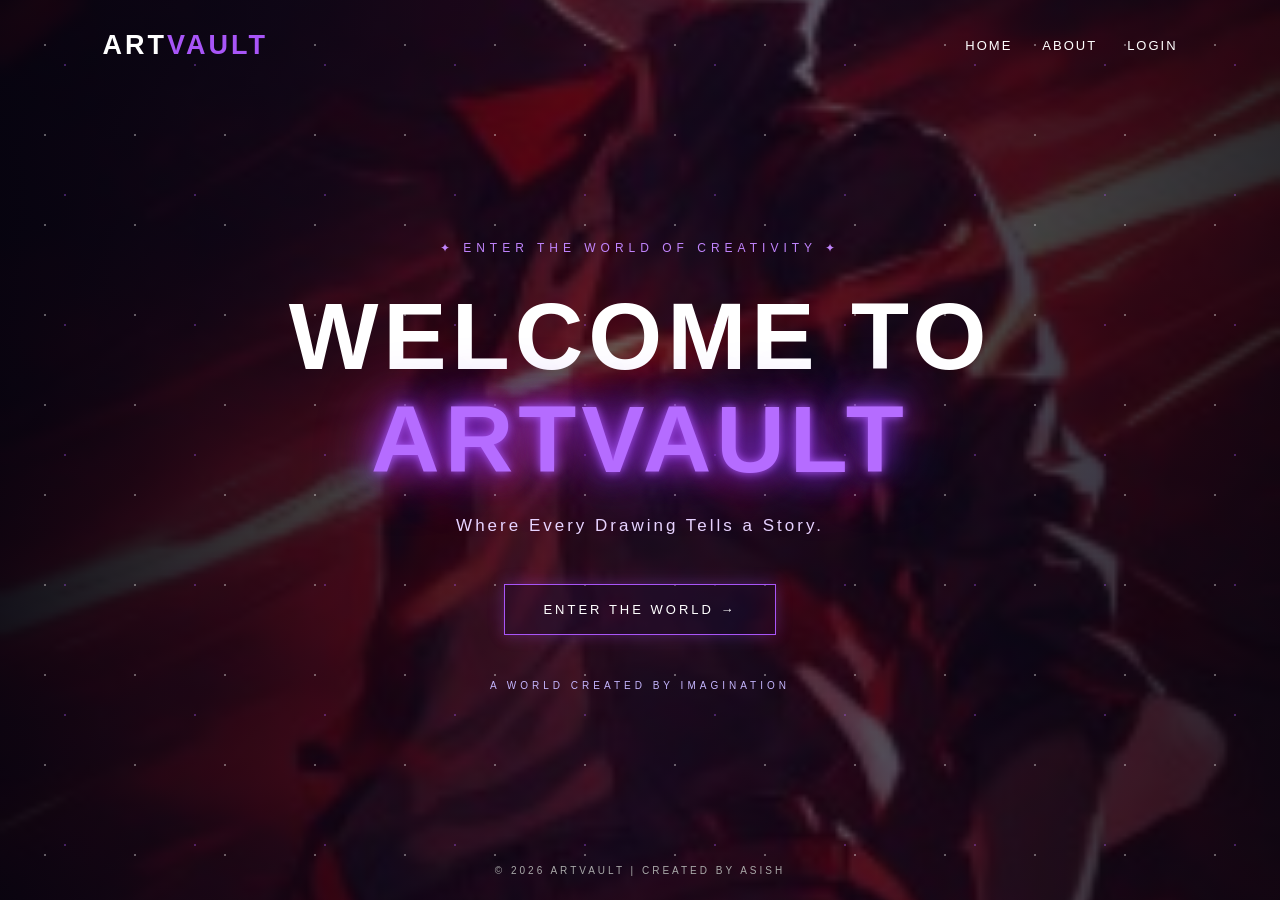
<file: index.html>
<!DOCTYPE html>
<html lang="en">
<head>
  <meta name="google-site-verification" content="eilI9ix3MF9v2p4Cs0VPL_4UHY-WvQnh3Bu7SdAvdw8" />
  <meta charset="UTF-8">
  <meta name="viewport" content="width=device-width, initial-scale=1.0">
  <meta name="description" content="Welcome to ARTVAULT — an anime-inspired art community.">
  <title>ArtVault | Welcome to ARTVAULT</title>
  <link rel="stylesheet" href="style.css">
</head>
<body>
  <main class="main">
    <div class="background" aria-hidden="true"></div>
    <div class="particles" aria-hidden="true"></div>

    <nav class="navbar">
      <a class="logo" href="#home">ART<span>VAULT</span></a>

      <div class="nav-links">
        <a href="#home">HOME</a>
        <a href="#about">ABOUT</a>
        <a href="login.html">LOGIN</a>
      </div>
    </nav>

    <section class="hero" id="home">
      <div id="welcomeScreen">
        <p class="small-title">✦ ENTER THE WORLD OF CREATIVITY ✦</p>

        <h1 class="welcome">WELCOME TO<br><span>ARTVAULT</span></h1>

        <p class="subtitle">Where Every Drawing Tells a Story.</p>

        <button class="enter-button" id="enterButton" type="button">
          ENTER THE WORLD <span aria-hidden="true">→</span>
        </button>

        <p class="bottom-text">A WORLD CREATED BY IMAGINATION</p>
      </div>

      <div class="entered-content hidden" id="enteredScreen">
        <h2>YOUR STORY<br><span>BEGINS HERE</span></h2>

        <p>Welcome to the ArtVault community.</p>

        <div class="action-buttons">
          <a href="register.html">CREATE ACCOUNT</a>
          <a href="login.html">LOGIN</a>
        </div>
      </div>
    </section>

    <footer>© 2026 ARTVAULT | CREATED BY ASISH</footer>
  </main>

  <script src="script.js"></script>
</body>
</html>
</file>
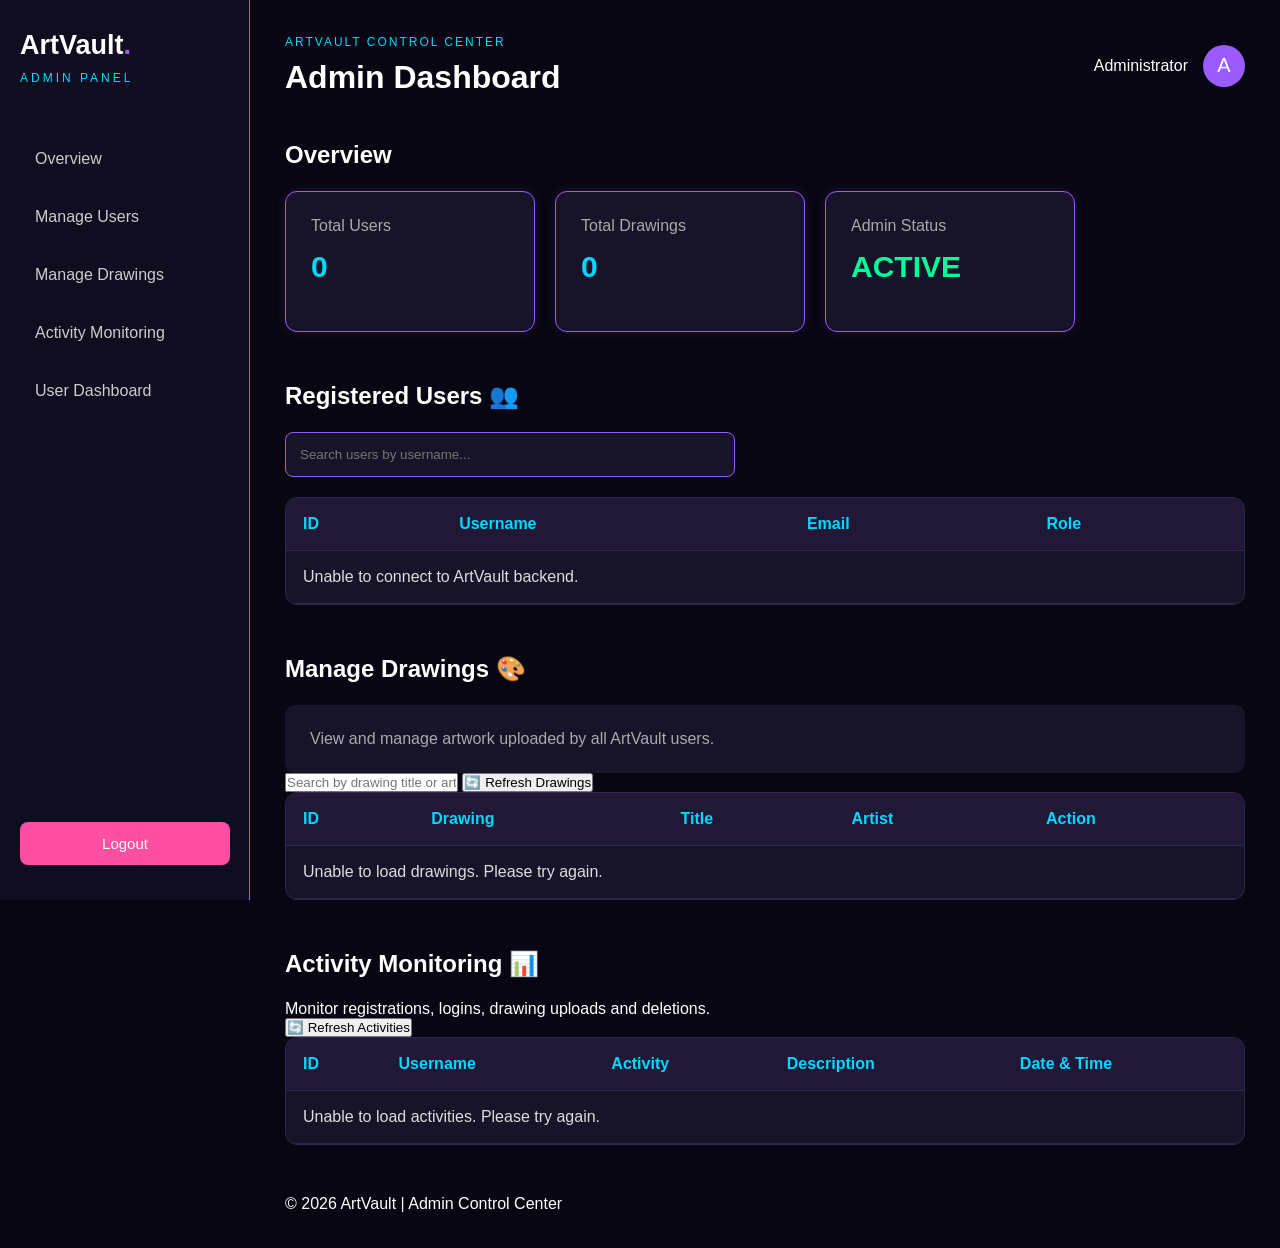
<file: admin.html>
<!DOCTYPE html>
<html lang="en">

<head>
    <meta charset="UTF-8">
    <meta name="viewport" content="width=device-width, initial-scale=1.0">

    <title>ArtVault | Admin Panel</title>

    <link rel="stylesheet" href="admin.css">
</head>

<body>

    <!-- SIDEBAR -->
    <aside class="sidebar">

        <h2>ArtVault<span>.</span></h2>

        <p class="admin-label">ADMIN PANEL</p>

        <nav>
            <a href="#overview">Overview</a>
            <a href="#users">Manage Users</a>
            <a href="#drawings">Manage Drawings</a>
            <a href="#activities">Activity Monitoring</a>
            <a href="dashboard.html">User Dashboard</a>
        </nav>

        <button id="logoutButton">Logout</button>

    </aside>


    <!-- MAIN CONTENT -->
    <main class="main-content">

        <!-- TOPBAR -->
        <header class="topbar">

            <div>
                <p>ARTVAULT CONTROL CENTER</p>
                <h1>Admin Dashboard</h1>
            </div>

            <div class="admin-profile">
                <span>Administrator</span>
                <div class="avatar">A</div>
            </div>

        </header>


        <!-- OVERVIEW -->
        <section id="overview">

            <h2>Overview</h2>

            <div class="stats-container">

                <div class="stat-card">
                    <p>Total Users</p>
                    <h2 id="totalUsers">0</h2>
                </div>

                <div class="stat-card">
                    <p>Total Drawings</p>
                    <h2 id="totalDrawings">0</h2>
                </div>

                <div class="stat-card">
                    <p>Admin Status</p>
                    <h2 class="status">ACTIVE</h2>
                </div>

            </div>

        </section>


        <!-- MANAGE USERS -->
        <section id="users">

            <h2>Registered Users 👥</h2>

            <input
                type="text"
                id="userSearch"
                placeholder="Search users by username..."
            >

            <div class="table-container">

                <table>

                    <thead>
                        <tr>
                            <th>ID</th>
                            <th>Username</th>
                            <th>Email</th>
                            <th>Role</th>
                        </tr>
                    </thead>

                    <tbody id="usersTable">

                        <tr>
                            <td colspan="4">Loading users...</td>
                        </tr>

                    </tbody>

                </table>

            </div>

        </section>


        <!-- MANAGE DRAWINGS -->
        <section id="drawings">

            <h2>Manage Drawings 🎨</h2>

            <p>View and manage artwork uploaded by all ArtVault users.</p>

            <div class="drawing-controls">

                <input
                    type="text"
                    id="drawingSearch"
                    placeholder="Search by drawing title or artist..."
                >

                <button type="button" id="refreshDrawings">
                    🔄 Refresh Drawings
                </button>

            </div>

            <div class="table-container">

                <table>

                    <thead>
                        <tr>
                            <th>ID</th>
                            <th>Drawing</th>
                            <th>Title</th>
                            <th>Artist</th>
                            <th>Action</th>
                        </tr>
                    </thead>

                    <tbody id="drawingsTable">

                        <tr>
                            <td colspan="5">Loading drawings...</td>
                        </tr>

                    </tbody>

                </table>

            </div>

        </section>


        <!-- ACTIVITY MONITORING -->
        <section id="activities">

            <h2>Activity Monitoring 📊</h2>

            <p>Monitor registrations, logins, drawing uploads and deletions.</p>

            <div class="drawing-controls">

                <button type="button" id="refreshActivities">
                    🔄 Refresh Activities
                </button>

            </div>

            <div class="table-container">

                <table>

                    <thead>
                        <tr>
                            <th>ID</th>
                            <th>Username</th>
                            <th>Activity</th>
                            <th>Description</th>
                            <th>Date & Time</th>
                        </tr>
                    </thead>

                    <tbody id="activitiesTable">

                        <tr>
                            <td colspan="5">Loading activities...</td>
                        </tr>

                    </tbody>

                </table>

            </div>

        </section>


        <!-- FOOTER -->
        <footer>
            © 2026 ArtVault | Admin Control Center
        </footer>

    </main>


    <script src="admin.js"></script>

</body>

</html>
</file>
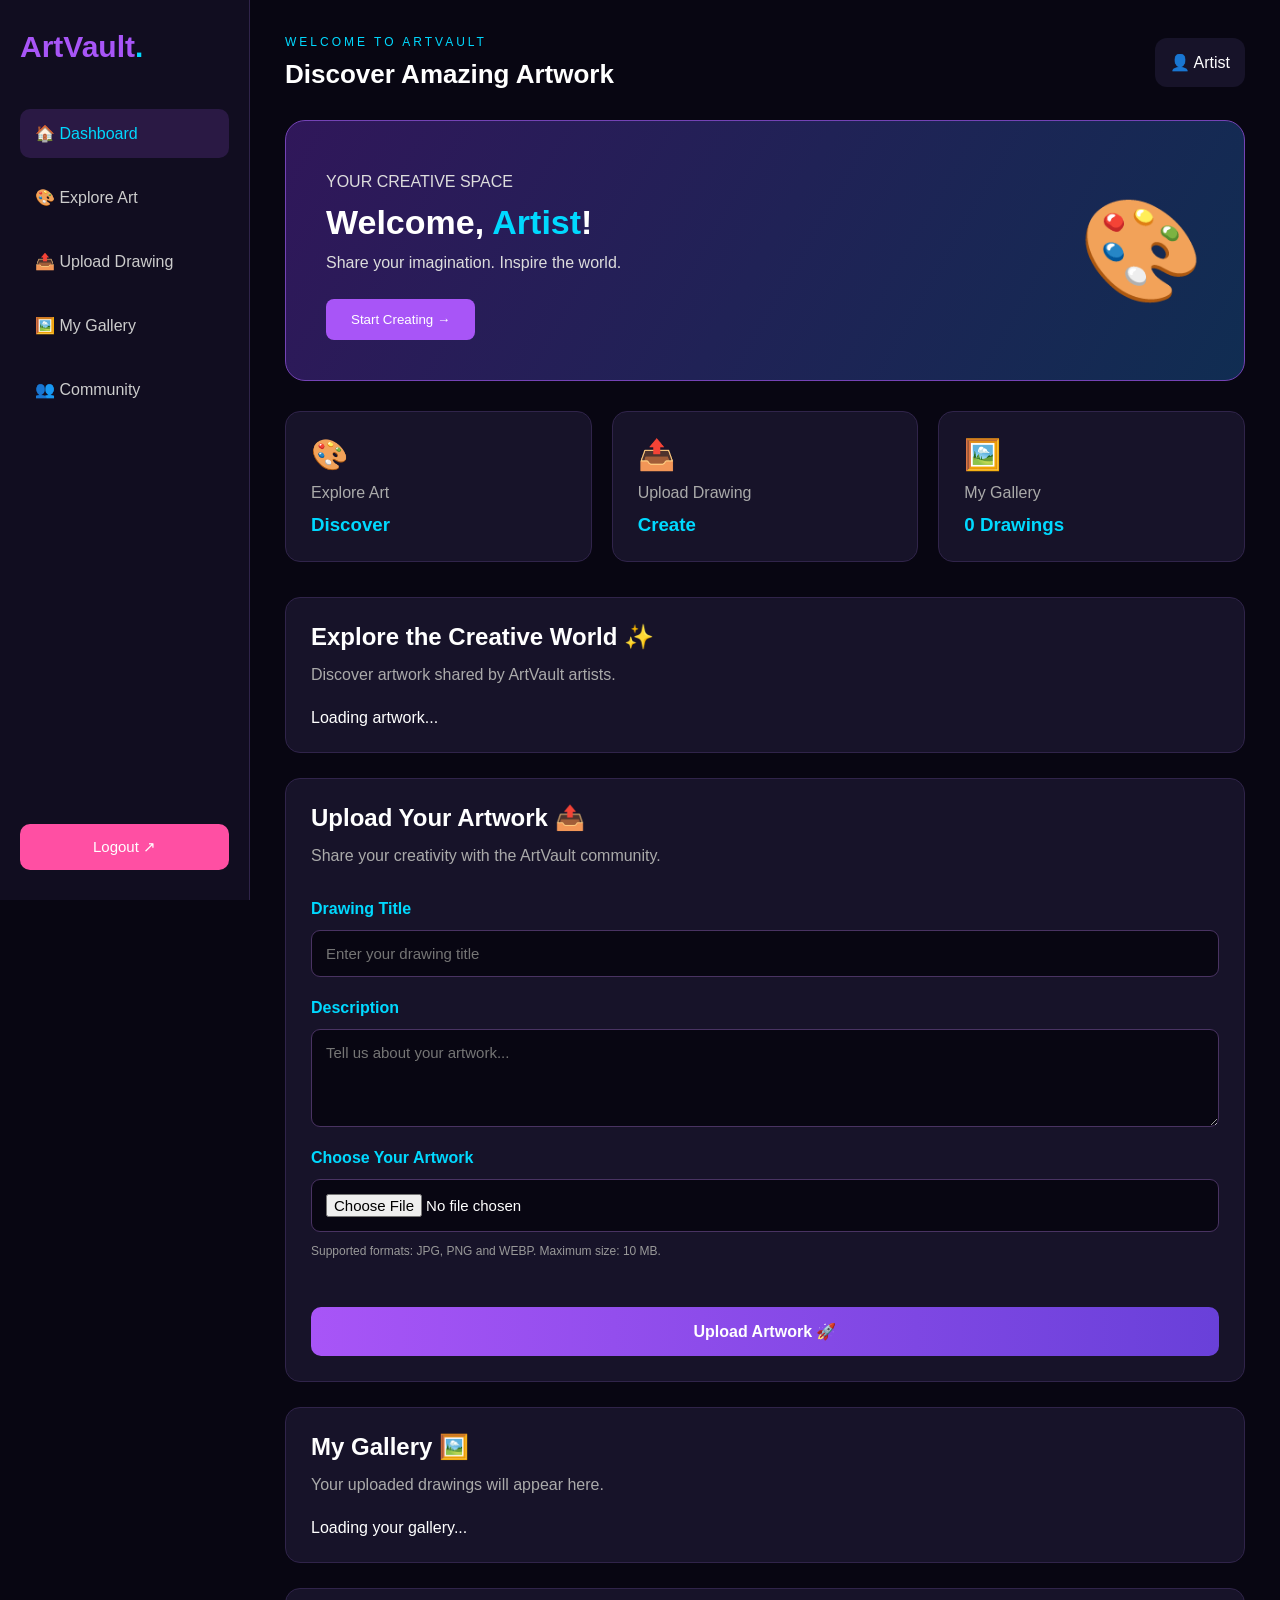
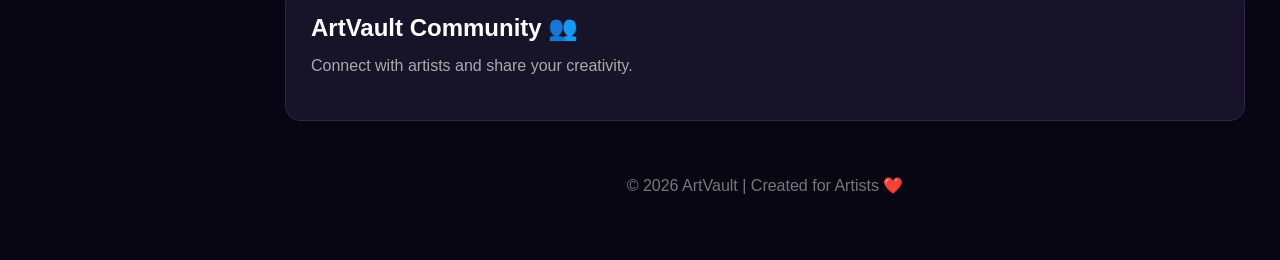
<file: dashboard.html>
<!DOCTYPE html>
<html lang="en">

<head>
    <meta charset="UTF-8">
    <meta name="viewport" content="width=device-width, initial-scale=1.0">

    <title>ArtVault | Dashboard</title>

    <link rel="stylesheet" href="dashboard.css">
</head>

<body>

    <!-- SIDEBAR -->
    <aside class="sidebar">

        <h1 class="logo">ArtVault<span>.</span></h1>

        <nav>
            <a href="#dashboard" class="active">🏠 Dashboard</a>
            <a href="#explore">🎨 Explore Art</a>
            <a href="#upload">📤 Upload Drawing</a>
            <a href="#gallery">🖼️ My Gallery</a>
            <a href="#community">👥 Community</a>
        </nav>

        <!-- ADMIN PANEL BUTTON: ONLY VISIBLE TO ADMIN -->
        <button
            id="adminPanelButton"
            class="admin-panel-button"
            style="display: none;"
            type="button">
            👑 Admin Panel
        </button>

        <!-- LOGOUT BUTTON -->
        <button id="logoutButton" class="logout" type="button">
            Logout ↗
        </button>

    </aside>


    <!-- MAIN CONTENT -->
    <main class="main-content">

        <!-- TOPBAR -->
        <header class="topbar">

            <div>
                <p class="small-heading">WELCOME TO ARTVAULT</p>
                <h2>Discover Amazing Artwork</h2>
            </div>

            <div class="profile">
                👤 <span id="profileUsername">Artist</span>
            </div>

        </header>


        <!-- WELCOME SECTION -->
        <section id="dashboard" class="welcome-card">

            <div>

                <p>YOUR CREATIVE SPACE</p>

                <h1>
                    Welcome,
                    <span id="username">Artist</span>!
                </h1>

                <p>
                    Share your imagination. Inspire the world.
                </p>

                <button onclick="document.getElementById('upload').scrollIntoView({behavior:'smooth'})">
                    Start Creating →
                </button>

            </div>

            <div class="welcome-art">
                🎨
            </div>

        </section>


        <!-- STATISTICS -->
        <section class="stats">

            <div class="stat-card">
                <h2>🎨</h2>
                <p>Explore Art</p>
                <h3>Discover</h3>
            </div>

            <div class="stat-card">
                <h2>📤</h2>
                <p>Upload Drawing</p>
                <h3>Create</h3>
            </div>

            <div class="stat-card">
                <h2>🖼️</h2>
                <p>My Gallery</p>
                <h3 id="galleryCount">0 Drawings</h3>
            </div>

        </section>


        <!-- EXPLORE ART -->
        <section id="explore" class="content-section">

            <h2>Explore the Creative World ✨</h2>

            <p>Discover artwork shared by ArtVault artists.</p>

            <div id="exploreGallery" class="art-grid">

                <p>Loading artwork...</p>

            </div>

        </section>


        <!-- UPLOAD DRAWING -->
        <section id="upload" class="content-section">

            <h2>Upload Your Artwork 📤</h2>

            <p>Share your creativity with the ArtVault community.</p>

            <form id="uploadForm" enctype="multipart/form-data">

                <label for="drawingTitle">
                    Drawing Title
                </label>

                <input
                    type="text"
                    id="drawingTitle"
                    name="title"
                    placeholder="Enter your drawing title"
                    maxlength="150"
                    required
                >

                <label for="drawingDescription">
                    Description
                </label>

                <textarea
                    id="drawingDescription"
                    name="description"
                    placeholder="Tell us about your artwork..."
                    rows="4"
                    maxlength="1000"
                ></textarea>

                <label for="drawingFile">
                    Choose Your Artwork
                </label>

                <input
                    type="file"
                    id="drawingFile"
                    name="file"
                    accept="image/jpeg,image/png,image/webp"
                    required
                >

                <p class="file-info">
                    Supported formats: JPG, PNG and WEBP.
                    Maximum size: 10 MB.
                </p>

                <p id="uploadMessage"></p>

                <button type="submit" id="uploadButton">
                    Upload Artwork 🚀
                </button>

            </form>

        </section>


        <!-- MY GALLERY -->
        <section id="gallery" class="content-section">

            <h2>My Gallery 🖼️</h2>

            <p>Your uploaded drawings will appear here.</p>

            <div id="myGallery" class="art-grid">

                <p>Loading your gallery...</p>

            </div>

        </section>


        <!-- COMMUNITY -->
        <section id="community" class="content-section">

            <h2>ArtVault Community 👥</h2>

            <p>
                Connect with artists and share your creativity.
            </p>

        </section>


        <!-- FOOTER -->
        <footer>

            © 2026 ArtVault | Created for Artists ❤️

        </footer>

    </main>


    <script src="dashboard.js"></script>

</body>

</html>
</file>
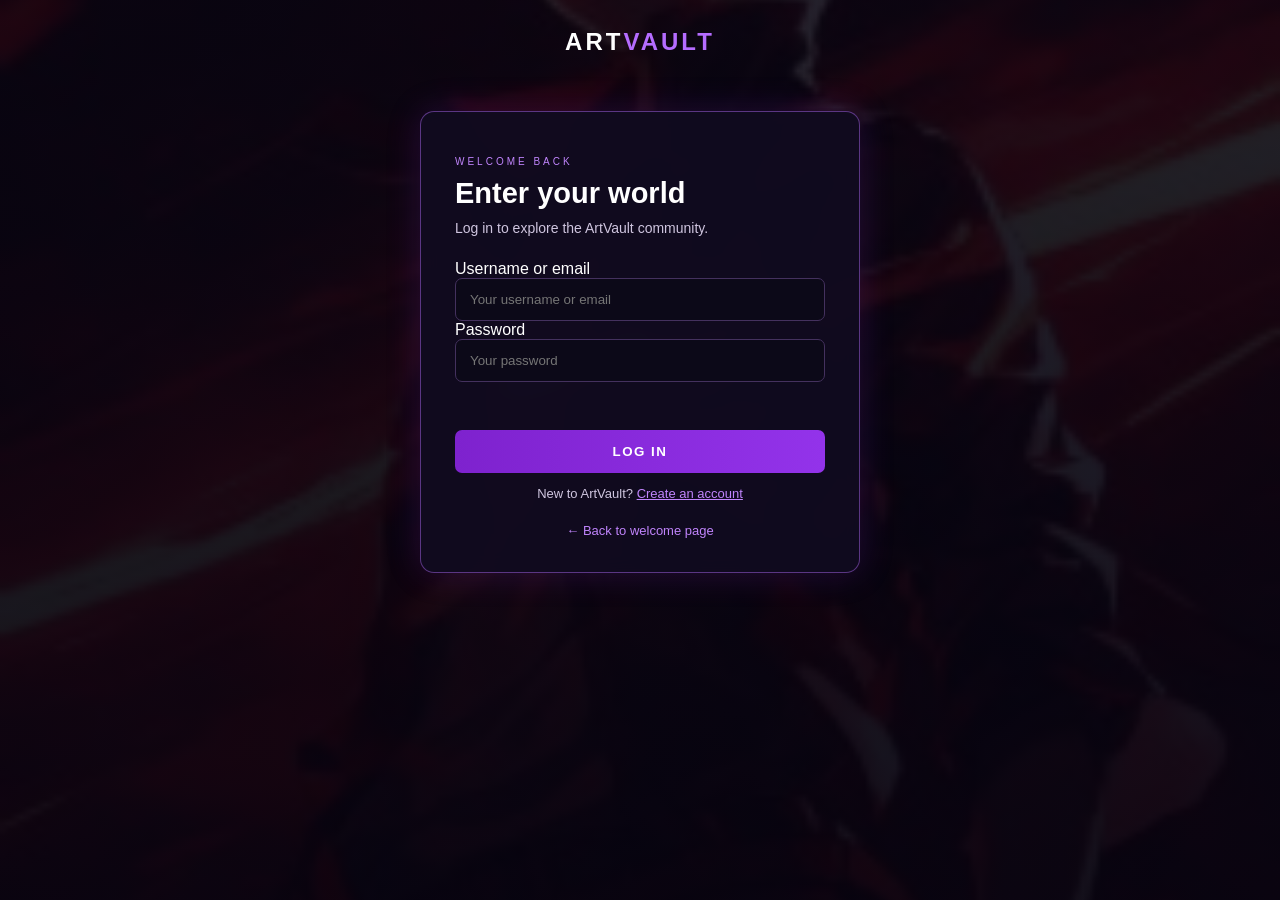
<file: login.html>
<!DOCTYPE html>
<html lang="en">
<head>
 <meta charset="UTF-8">
 <meta name="viewport" content="width=device-width, initial-scale=1.0">
 <title>Log In | ArtVault</title>
 <link rel="stylesheet" href="login.css">
</head>
<body>
 <main class="auth-page">
 <a class="brand" href="index.html">ART<span>VAULT</span></a>
 <section class="auth-card">
 <p class="eyebrow">WELCOME BACK</p>
 <h1>Enter your world</h1>
 <p class="intro">Log in to explore the ArtVault community.</p>
 <form id="loginForm" novalidate>
 <label for="identity">Username or email</label>
 <input id="identity" name="identity" type="text"
 autocomplete="username" placeholder="Your username or email" required>
 <label for="password">Password</label>
 <input id="password" name="password" type="password"
 autocomplete="current-password" placeholder="Your password" required>
 <p id="formMessage" class="message" role="status" aria-live="polite"></p>
 <button type="submit">LOG IN</button>
 </form>
 <p class="switch">New to ArtVault?
 <a href="register.html">Create an account</a>
 </p>
 <a class="back-link" href="index.html">← Back to welcome page</a>
 </section>
 </main>
 <script src="login.js"></script>
</body>
</html>
</file>
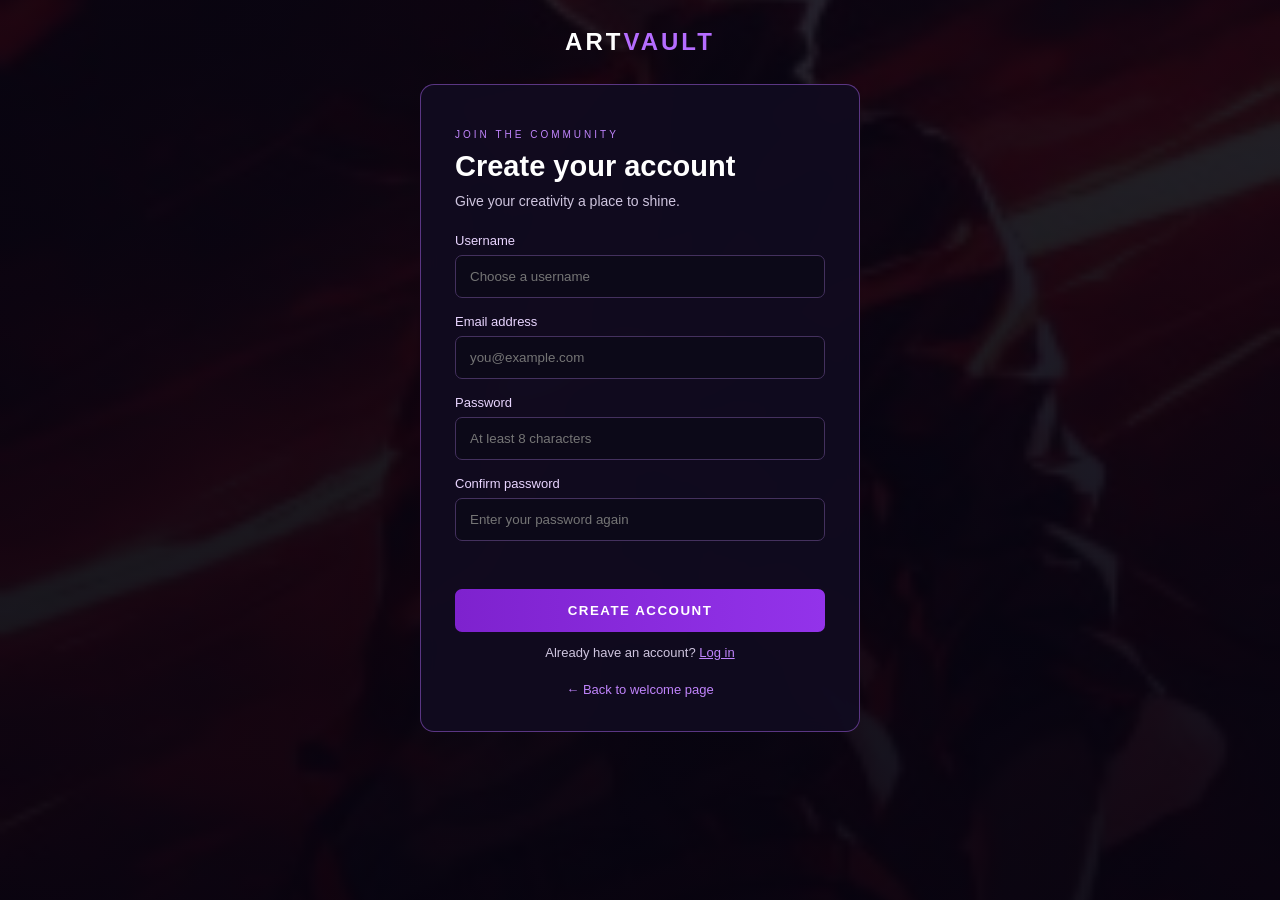
<file: register.html>
<!DOCTYPE html>
<html lang="en">
<head>
 <meta charset="UTF-8">
 <meta name="viewport" content="width=device-width, initial-scale=1.0">
 <title>Create Account | ArtVault</title>
 <link rel="stylesheet" href="register.css">
</head>
<body>
 <main class="auth-page">
 <a class="brand" href="index.html">ART<span>VAULT</span></a>
 <section class="auth-card">
 <p class="eyebrow">JOIN THE COMMUNITY</p>
 <h1>Create your account</h1>
 <p class="intro">Give your creativity a place to shine.</p>
 <form id="registerForm" novalidate>
 <label for="username">Username</label>
 <input id="username" name="username" type="text"
 minlength="3" maxlength="24" autocomplete="username"
 placeholder="Choose a username" required>
 <label for="email">Email address</label>
 <input id="email" name="email" type="email"
 autocomplete="email" placeholder="you@example.com" required>
 <label for="password">Password</label>
 <input id="password" name="password" type="password"
 minlength="8" autocomplete="new-password"
 placeholder="At least 8 characters" required>
 <label for="confirmPassword">Confirm password</label>
 <input id="confirmPassword" name="confirmPassword" type="password"
 minlength="8" autocomplete="new-password"
 placeholder="Enter your password again" required>
 <p id="formMessage" class="message" role="status" aria-live="polite"></p>
 <button type="submit">CREATE ACCOUNT</button>
 </form>
 <p class="switch">Already have an account?
 <a href="login.html">Log in</a>
 </p>
 <a class="back-link" href="index.html">← Back to welcome page</a>
 </section>
 </main>
 <script src="register.js"></script>
</body>
</html>
</file>
<file: style.css>
* {
  margin: 0;
  padding: 0;
  box-sizing: border-box;
}

html { scroll-behavior: smooth; }

body {
  min-height: 100vh;
  background: #080612;
  color: #fff;
  font-family: Arial, Helvetica, sans-serif;
  overflow-x: hidden;
}

.main {
  min-height: 100vh;
  position: relative;
  isolation: isolate;
  overflow: hidden;
  display: flex;
  flex-direction: column;
}

.background {
  position: absolute;
  inset: 0;
  z-index: -2;
  background:
    linear-gradient(90deg, rgba(5,3,15,.94), rgba(12,5,30,.62), rgba(5,3,15,.84)),
    url("anime-bg.jpg") center / cover no-repeat;
  animation: backgroundZoom 20s ease-in-out infinite alternate;
}

@keyframes backgroundZoom {
  from { transform: scale(1); }
  to { transform: scale(1.10); }
}

.particles {
  position: absolute;
  inset: 0;
  z-index: -1;
  pointer-events: none;
  opacity: .35;
  background-image:
    radial-gradient(#fff 1px, transparent 1px),
    radial-gradient(#a855f7 1px, transparent 1px);
  background-size: 90px 90px, 130px 130px;
  animation: particleMove 25s linear infinite;
}

@keyframes particleMove {
  from { background-position: 0 0, 0 0; }
  to { background-position: 500px 1000px, -300px 600px; }
}

.navbar {
  position: relative;
  z-index: 2;
  display: flex;
  align-items: center;
  justify-content: space-between;
  padding: 30px 8%;
}

.logo {
  color: #fff;
  text-decoration: none;
  font-size: 27px;
  font-weight: 800;
  letter-spacing: 3px;
}

.logo span { color: #a855f7; }

.nav-links {
  display: flex;
  gap: 30px;
}

.nav-links a {
  color: #fff;
  text-decoration: none;
  font-size: 13px;
  letter-spacing: 2px;
  transition: color .25s, text-shadow .25s;
}

.nav-links a:hover {
  color: #c084fc;
  text-shadow: 0 0 15px #a855f7;
}

.hero {
  flex: 1;
  position: relative;
  z-index: 1;
  display: grid;
  place-items: center;
  padding: 50px 20px;
  text-align: center;
}

.small-title {
  color: #c084fc;
  font-size: 12px;
  letter-spacing: 5px;
  animation: fadeIn 2s ease both;
}

.welcome {
  margin-top: 30px;
  font-size: clamp(45px, 8vw, 95px);
  line-height: 1.08;
  font-weight: 900;
  letter-spacing: 5px;
  animation: titleAppear 1.5s ease both;
}

.welcome span,
.entered-content h2 span {
  color: #b56cff;
  text-shadow: 0 0 10px #a855f7, 0 0 30px #9333ea, 0 0 60px #7e22ce;
}

.subtitle {
  margin-top: 25px;
  color: #e9d5ff;
  font-size: 17px;
  letter-spacing: 3px;
  animation: fadeIn 2.5s ease both;
}

.enter-button {
  margin-top: 48px;
  padding: 17px 38px;
  border: 1px solid #a855f7;
  background: rgba(30, 12, 54, .35);
  color: #fff;
  font-size: 13px;
  letter-spacing: 3px;
  cursor: pointer;
  transition: .3s ease;
  box-shadow: 0 0 15px rgba(168,85,247,.3);
}

.enter-button:hover {
  background: #7e22ce;
  box-shadow: 0 0 20px #a855f7, 0 0 50px #9333ea;
  transform: translateY(-3px) scale(1.04);
}

.bottom-text {
  margin-top: 45px;
  color: #c4b5fd;
  font-size: 10px;
  letter-spacing: 4px;
}

.entered-content h2 {
  font-size: clamp(40px, 7vw, 75px);
  line-height: 1.1;
}

.entered-content p {
  margin-top: 20px;
  color: #e9d5ff;
}

.action-buttons {
  display: flex;
  justify-content: center;
  gap: 18px;
  margin-top: 38px;
}

.action-buttons a {
  padding: 15px 24px;
  border: 1px solid #a855f7;
  color: #fff;
  text-decoration: none;
  letter-spacing: 1.5px;
  transition: .25s ease;
}

.action-buttons a:hover {
  background: #7e22ce;
  box-shadow: 0 0 20px #9333ea;
}

.hidden { display: none; }

.entered-content.show {
  animation: titleAppear .8s ease both;
}

footer {
  position: relative;
  z-index: 1;
  padding: 24px 12px;
  color: #aaa;
  text-align: center;
  font-size: 10px;
  letter-spacing: 3px;
}

@keyframes titleAppear {
  from { opacity: 0; transform: translateY(35px); }
  to { opacity: 1; transform: translateY(0); }
}

@keyframes fadeIn {
  from { opacity: 0; }
  to { opacity: 1; }
}

@media (max-width: 600px) {
  .navbar { padding: 20px; }
  .logo { font-size: 19px; }
  .nav-links { gap: 12px; }
  .nav-links a { font-size: 10px; letter-spacing: 1px; }
  .welcome { letter-spacing: 2px; }
  .subtitle { font-size: 12px; letter-spacing: 1px; }
  .action-buttons { flex-direction: column; align-items: center; }
  .action-buttons a { width: 210px; }
}

@media (prefers-reduced-motion: reduce) {
  *, *::before, *::after {
    animation-duration: .01ms !important;
    animation-iteration-count: 1 !important;
    scroll-behavior: auto !important;
    transition-duration: .01ms !important;
  }
}
</file>
<file: admin.css>
* {
    margin: 0;
    padding: 0;
    box-sizing: border-box;
}

html {
    scroll-behavior: smooth;
}

body {
    font-family: Arial, sans-serif;
    background: #080612;
    color: white;
}

/* SIDEBAR */

.sidebar {
    position: fixed;
    width: 250px;
    height: 100vh;
    background: #110d20;
    padding: 30px 20px;
    border-right: 1px solid #9B5CFF;
}

.sidebar h2 {
    font-size: 27px;
    color: #ffffff;
}

.sidebar h2 span {
    color: #A855F7;
}

.admin-label {
    color: #00D9FF;
    font-size: 12px;
    margin-top: 10px;
    letter-spacing: 3px;
}

.sidebar nav {
    margin-top: 50px;
}

.sidebar nav a {
    display: block;
    text-decoration: none;
    color: #ccc;
    padding: 15px;
    margin-bottom: 10px;
    border-radius: 8px;
    transition: 0.3s;
}

.sidebar nav a:hover {
    background: #9B5CFF;
    color: white;
    box-shadow: 0 0 15px #9B5CFF;
}

#logoutButton {
    position: absolute;
    bottom: 35px;
    left: 20px;
    width: 210px;
    padding: 13px;
    border: none;
    border-radius: 8px;
    background: #FF4FA3;
    color: white;
    cursor: pointer;
    font-size: 15px;
}

/* MAIN CONTENT */

.main-content {
    margin-left: 250px;
    padding: 35px;
}

.topbar {
    display: flex;
    justify-content: space-between;
    align-items: center;
    margin-bottom: 45px;
}

.topbar p {
    color: #00D9FF;
    font-size: 12px;
    letter-spacing: 2px;
}

.topbar h1 {
    margin-top: 10px;
    font-size: 32px;
}

.admin-profile {
    display: flex;
    align-items: center;
    gap: 15px;
}

.avatar {
    width: 42px;
    height: 42px;
    background: #9B5CFF;
    border-radius: 50%;
    display: grid;
    place-items: center;
    font-size: 20px;
}

/* SECTIONS */

section {
    margin-bottom: 50px;
    scroll-margin-top: 25px;
}

section h2 {
    margin-bottom: 22px;
}

/* STAT CARDS */

.stats-container {
    display: flex;
    gap: 20px;
    flex-wrap: wrap;
}

.stat-card {
    background: #171329;
    padding: 25px;
    width: 250px;
    border: 1px solid #9B5CFF;
    border-radius: 12px;
    box-shadow: 0 0 12px rgba(155, 92, 255, 0.15);
}

.stat-card p {
    color: #aaa;
}

.stat-card h2 {
    margin-top: 15px;
    font-size: 30px;
    color: #00D9FF;
}

.stat-card .status {
    color: #00ff99;
}

/* SEARCH */

#userSearch {
    width: 100%;
    max-width: 450px;
    padding: 14px;
    background: #171329;
    border: 1px solid #9B5CFF;
    border-radius: 8px;
    color: white;
    outline: none;
    margin-bottom: 20px;
}

#userSearch:focus {
    border-color: #00D9FF;
}

/* TABLE */

.table-container {
    width: 100%;
    overflow-x: auto;
    background: #171329;
    border-radius: 12px;
    border: 1px solid #30264b;
}

table {
    width: 100%;
    border-collapse: collapse;
    min-width: 550px;
}

th, td {
    padding: 17px;
    text-align: left;
    border-bottom: 1px solid #30264b;
}

th {
    color: #00D9FF;
    background: #201837;
}

td {
    color: #ddd;
}

tr:hover {
    background: #211936;
}

/* DRAWINGS */

#drawings p {
    color: #aaa;
    background: #171329;
    padding: 25px;
    border-radius: 10px;
}

/* MOBILE RESPONSIVE */

@media (max-width: 768px) {

    .sidebar {
        position: relative;
        width: 100%;
        height: auto;
    }

    .sidebar nav {
        margin-top: 20px;
    }

    #logoutButton {
        position: static;
        width: 100%;
        margin-top: 15px;
    }

    .main-content {
        margin-left: 0;
        padding: 20px;
    }

    .topbar {
        align-items: flex-start;
        gap: 15px;
        flex-direction: column;
    }
}
</file>
<file: dashboard.css>
* {
    margin: 0;
    padding: 0;
    box-sizing: border-box;
}

html {
    scroll-behavior: smooth;
}

body {
    background: #080612;
    color: white;
    font-family: Arial, sans-serif;
    display: flex;
}

/* SIDEBAR */

.sidebar {
    width: 250px;
    height: 100vh;
    background: #110d20;
    padding: 30px 20px;
    position: fixed;
    display: flex;
    flex-direction: column;
    border-right: 1px solid #30244a;
}

.logo {
    color: #a855f7;
    margin-bottom: 45px;
    font-size: 30px;
}

.logo span {
    color: #00d9ff;
}

.sidebar nav {
    display: flex;
    flex-direction: column;
    gap: 15px;
}

.sidebar nav a {
    color: #ccc;
    text-decoration: none;
    padding: 15px;
    border-radius: 10px;
    transition: 0.3s;
}

.sidebar nav a:hover,
.sidebar nav a.active {
    background: #2a1944;
    color: #00d9ff;
}

.logout {
    margin-top: auto;
    padding: 14px;
    background: #ff4fa3;
    color: white;
    border: none;
    border-radius: 10px;
    cursor: pointer;
    font-size: 15px;
}

.logout:hover {
    background: #e6388c;
}


/* MAIN CONTENT */

.main-content {
    margin-left: 250px;
    width: calc(100% - 250px);
    padding: 35px;
}

.topbar {
    display: flex;
    justify-content: space-between;
    align-items: center;
    margin-bottom: 30px;
    gap: 15px;
}

.topbar h2 {
    font-size: 26px;
}

.small-heading {
    color: #00d9ff;
    font-size: 12px;
    letter-spacing: 3px;
    margin-bottom: 10px;
}

.profile {
    background: #171329;
    padding: 15px;
    border-radius: 12px;
}


/* WELCOME CARD */

.welcome-card {
    background: linear-gradient(120deg, #30175a, #102d52);
    border: 1px solid #7443b5;
    border-radius: 20px;
    padding: 40px;
    display: flex;
    justify-content: space-between;
    align-items: center;
    margin-bottom: 30px;
}

.welcome-card p {
    margin: 12px 0;
    color: #ddd;
}

.welcome-card h1 {
    font-size: 34px;
}

.welcome-card h1 span {
    color: #00d9ff;
}

.welcome-card button {
    margin-top: 15px;
    padding: 13px 25px;
    background: #a855f7;
    color: white;
    border: none;
    border-radius: 8px;
    cursor: pointer;
}

.welcome-card button:hover {
    background: #8b3bd4;
}

.welcome-art {
    font-size: 100px;
}


/* STATISTICS */

.stats {
    display: grid;
    grid-template-columns: repeat(3, 1fr);
    gap: 20px;
    margin-bottom: 35px;
}

.stat-card,
.content-section {
    background: #171329;
    border: 1px solid #30244a;
    border-radius: 15px;
    padding: 25px;
}

.stat-card h2 {
    font-size: 30px;
}

.stat-card p {
    color: #aaa;
    margin: 12px 0;
}

.stat-card h3 {
    color: #00d9ff;
}


/* CONTENT SECTIONS */

.content-section {
    margin-bottom: 25px;
    min-height: 130px;
    scroll-margin-top: 25px;
}

.content-section h2 {
    margin-bottom: 12px;
}

.content-section > p {
    color: #aaa;
    margin-top: 15px;
    margin-bottom: 20px;
}


/* UPLOAD FORM */

#uploadForm {
    display: flex;
    flex-direction: column;
    gap: 12px;
    margin-top: 25px;
}

#uploadForm label {
    color: #00d9ff;
    font-weight: bold;
    margin-top: 10px;
}

#uploadForm input,
#uploadForm textarea {
    width: 100%;
    padding: 14px;
    background: #080612;
    color: white;
    border: 1px solid #493362;
    border-radius: 9px;
    font-size: 15px;
    font-family: Arial, sans-serif;
}

#uploadForm input:focus,
#uploadForm textarea:focus {
    outline: none;
    border-color: #00d9ff;
    box-shadow: 0 0 8px #00d9ff33;
}

#uploadForm textarea {
    resize: vertical;
}

#uploadForm input[type="file"] {
    cursor: pointer;
}

.file-info {
    color: #999;
    font-size: 12px;
}

#uploadButton {
    margin-top: 15px;
    padding: 15px;
    background: linear-gradient(90deg, #a855f7, #6940d9);
    color: white;
    border: none;
    border-radius: 10px;
    font-size: 16px;
    font-weight: bold;
    cursor: pointer;
    transition: 0.3s;
}

#uploadButton:hover {
    background: linear-gradient(90deg, #8b3bd4, #5130b5);
    transform: translateY(-2px);
}

#uploadButton:disabled {
    opacity: 0.6;
    cursor: not-allowed;
    transform: none;
}

#uploadMessage {
    margin-top: 10px;
    font-weight: bold;
}


/* ART GALLERIES */

.art-grid {
    display: grid;
    grid-template-columns: repeat(auto-fill, minmax(220px, 1fr));
    gap: 20px;
    margin-top: 25px;
}

.art-card {
    background: #080612;
    border: 1px solid #493362;
    border-radius: 12px;
    overflow: hidden;
    transition: 0.3s;
}

.art-card:hover {
    transform: translateY(-5px);
    border-color: #a855f7;
    box-shadow: 0 5px 20px #a855f733;
}

.art-card img {
    width: 100%;
    height: 220px;
    object-fit: cover;
    display: block;
    background: #171329;
}

.art-card-content {
    padding: 15px;
}

.art-card h3 {
    color: #00d9ff;
    margin-bottom: 10px;
}

.art-card p {
    color: #ccc;
    font-size: 14px;
    margin-top: 8px;
    overflow-wrap: anywhere;
}

.art-card .artist-name {
    color: #ff4fa3;
    font-size: 13px;
}


/* FOOTER */

footer {
    text-align: center;
    color: #777;
    padding: 30px;
}


/* MOBILE RESPONSIVE */

@media (max-width: 800px) {

    body {
        display: block;
    }

    .sidebar {
        position: relative;
        width: 100%;
        height: auto;
    }

    .sidebar nav {
        gap: 5px;
    }

    .logout {
        margin-top: 20px;
    }

    .main-content {
        margin-left: 0;
        width: 100%;
        padding: 20px;
    }

    .stats {
        grid-template-columns: 1fr;
    }

    .welcome-card {
        padding: 25px;
    }

    .welcome-art {
        display: none;
    }

    .topbar {
        flex-wrap: wrap;
    }

    .art-grid {
        grid-template-columns: repeat(auto-fill, minmax(150px, 1fr));
    }

    .art-card img {
        height: 170px;
    }
}
/* =========================
   ARTVAULT COMMENTS
========================= */

.comments-section {
    margin-top: 20px;
    padding: 15px;
    background: #100d20;
    border: 1px solid #30234f;
    border-radius: 12px;
}

.comments-section h4 {
    color: #00D9FF;
    font-size: 17px;
    margin-bottom: 15px;
}

.comments-list {
    display: flex;
    flex-direction: column;
    gap: 12px;
    margin-bottom: 15px;
}

.comment-item {
    padding: 12px;
    background: #171329;
    border-left: 3px solid #9B5CFF;
    border-radius: 8px;
    overflow-wrap: anywhere;
}

.comment-item strong {
    color: #FF4FA3;
    font-size: 14px;
}

.comment-item p {
    color: #ffffff;
    margin: 7px 0;
    font-size: 14px;
}

.comment-item small {
    color: #999;
    font-size: 11px;
}

.comment-form {
    display: flex;
    flex-direction: column;
    gap: 10px;
}

.comment-form textarea {
    width: 100%;
    min-height: 75px;
    padding: 12px;
    background: #080612;
    color: white;
    border: 1px solid #594080;
    border-radius: 8px;
    resize: vertical;
    outline: none;
    box-sizing: border-box;
}

.comment-form textarea:focus {
    border-color: #00D9FF;
}

.comment-form button {
    align-self: flex-start;
    padding: 10px 20px;
    background: linear-gradient(90deg, #9B5CFF, #FF4FA3);
    color: white;
    border: none;
    border-radius: 7px;
    cursor: pointer;
    font-weight: bold;
}

.comment-form button:hover {
    opacity: 0.85;
}

.comment-form button:disabled {
    opacity: 0.5;
    cursor: not-allowed;
}
</file>
<file: login.css>
* { box-sizing: border-box; }
body {
 margin: 0;
 min-height: 100vh;
 color: #fff;
 font-family: Arial, Helvetica, sans-serif;
 background:
 linear-gradient(rgba(5,3,15,.88), rgba(5,3,15,.94)),
 url("anime-bg.jpg") center / cover fixed no-repeat,
 #080612;
}
.auth-page {
 min-height: 100vh;
 padding: 28px 18px;
 display: flex;
 flex-direction: column;
 align-items: center;
}
.brand {
 color: #fff;
 text-decoration: none;
 font-size: 24px;
 font-weight: 800;
 letter-spacing: 3px;
}
.brand span { color: #b56cff; }
.auth-card {
 width: min(100%, 440px);
 margin: 55px auto;
 padding: 34px;
 border: 1px solid rgba(181,108,255,.45);
 border-radius: 14px;
 background: rgba(17,12,32,.91);
 box-shadow: 0 0 35px rgba(147,51,234,.18);
 backdrop-filter: blur(10px);
}
.eyebrow {
 color: #c084fc;
 font-size: 10px;
 letter-spacing: 3px;
}
h1 { margin: 10px 0; font-size: 29px; }
.intro { margin: 0 0 24px; color: #cfc5df; font-size: 14px; }
ARTVAULT | PHASE 2 Page 6
label {
 display: block;
 margin: 16px 0 7px;
 color: #e9d5ff;
 font-size: 13px;
}
input {
 width: 100%;
 padding: 13px 14px;
 color: #fff;
 background: #0c0918;
 border: 1px solid #44315e;
 border-radius: 7px;
 outline: none;
}
input:focus {
 border-color: #b56cff;
 box-shadow: 0 0 0 3px rgba(181,108,255,.15);
}
button {
 width: 100%;
 margin-top: 18px;
 padding: 14px;
 color: #fff;
 background: linear-gradient(90deg, #7e22ce, #9333ea);
 border: 0;
 border-radius: 7px;
 font-weight: bold;
 letter-spacing: 1.5px;
 cursor: pointer;
}
button:hover { filter: brightness(1.15); }
.message {
 min-height: 18px;
 margin: 12px 0 0;
 color: #f9a8d4;
 font-size: 13px;
}
.switch, .back-link {
 text-align: center;
 color: #cfc5df;
 font-size: 13px;
}
.switch a, .back-link { color: #c084fc; }
.back-link {
 display: block;
 margin-top: 22px;
 text-decoration: none;
}
@media (max-width: 480px) {
 .auth-card { padding: 25px 20px; }
 h1 { font-size: 25px; }
}
</file>
<file: register.css>
* { box-sizing: border-box; }
body {
 margin: 0;
 min-height: 100vh;
 color: #fff;
 font-family: Arial, Helvetica, sans-serif;
 background:
 linear-gradient(rgba(5,3,15,.88), rgba(5,3,15,.94)),
 url("anime-bg.jpg") center / cover fixed no-repeat,
 #080612;
}
.auth-page {
 min-height: 100vh;
 padding: 28px 18px;
 display: flex;
 flex-direction: column;
 align-items: center;
}
.brand {
 color: #fff;
 text-decoration: none;
 font-size: 24px;
 font-weight: 800;
 letter-spacing: 3px;
}
.brand span { color: #b56cff; }
.auth-card {
 width: min(100%, 440px);
 margin: 28px auto;
 padding: 34px;
 border: 1px solid rgba(181,108,255,.45);
 border-radius: 14px;
 background: rgba(17,12,32,.91);
ARTVAULT | PHASE 2 Page 3
 box-shadow: 0 0 35px rgba(147,51,234,.18);
 backdrop-filter: blur(10px);
}
.eyebrow {
 color: #c084fc;
 font-size: 10px;
 letter-spacing: 3px;
}
h1 { margin: 10px 0; font-size: 29px; }
.intro { margin: 0 0 24px; color: #cfc5df; font-size: 14px; }
label {
 display: block;
 margin: 16px 0 7px;
 color: #e9d5ff;
 font-size: 13px;
}
input {
 width: 100%;
 padding: 13px 14px;
 color: #fff;
 background: #0c0918;
 border: 1px solid #44315e;
 border-radius: 7px;
 outline: none;
}
input:focus {
 border-color: #b56cff;
 box-shadow: 0 0 0 3px rgba(181,108,255,.15);
}
button {
 width: 100%;
 margin-top: 18px;
 padding: 14px;
 color: #fff;
 background: linear-gradient(90deg, #7e22ce, #9333ea);
 border: 0;
 border-radius: 7px;
 font-weight: bold;
 letter-spacing: 1.5px;
 cursor: pointer;
}
button:hover { filter: brightness(1.15); }
.message {
 min-height: 18px;
 margin: 12px 0 0;
 color: #f9a8d4;
 font-size: 13px;
}
.switch, .back-link {
 text-align: center;
 color: #cfc5df;
 font-size: 13px;
}
.switch a, .back-link { color: #c084fc; }
.back-link {
 display: block;
 margin-top: 22px;
 text-decoration: none;
}
@media (max-width: 480px) {
 .auth-card { padding: 25px 20px; }
 h1 { font-size: 25px; }
}
</file>
